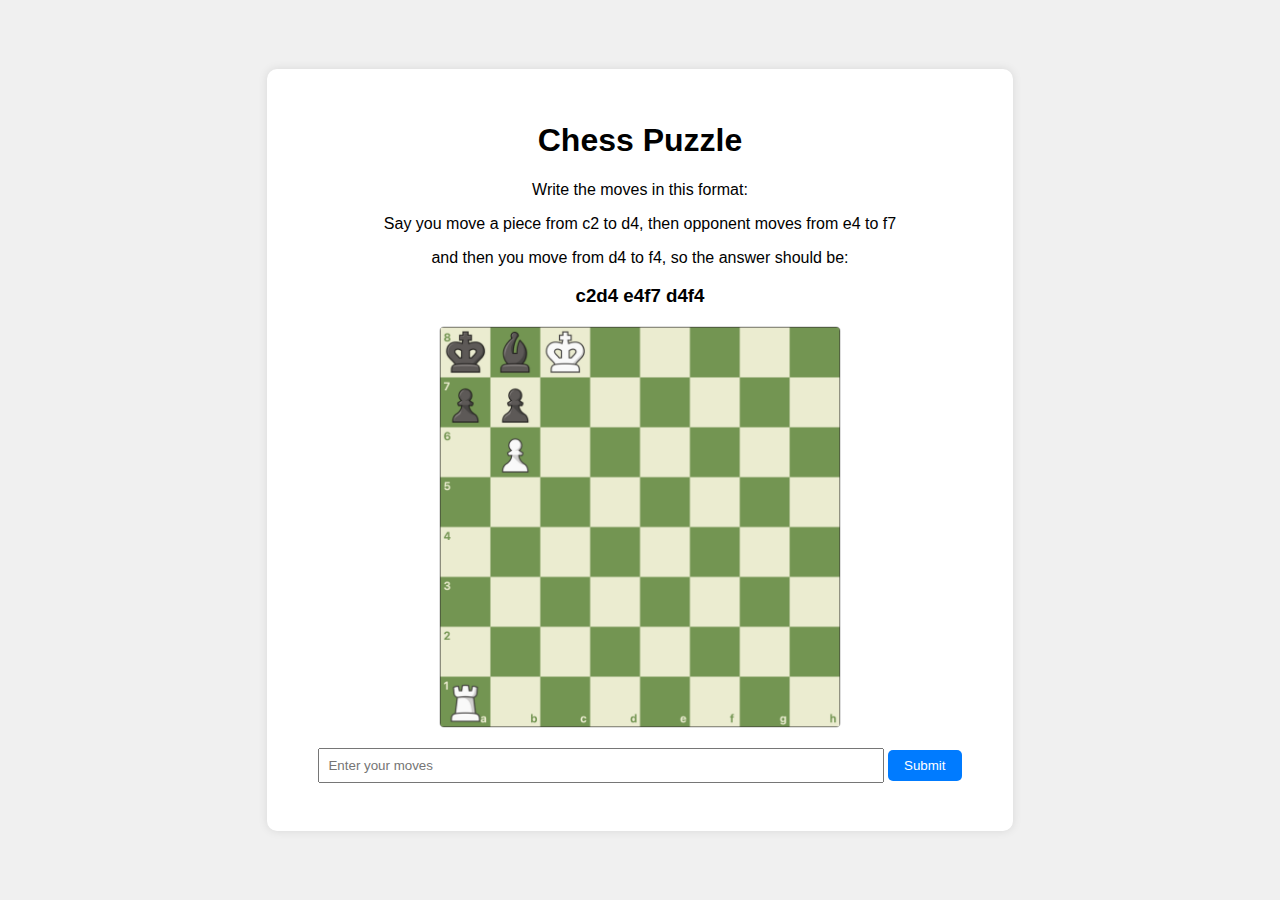
<file: index.html>
<!DOCTYPE html>
<html lang="en">
<head>
    <meta charset="UTF-8">
    <meta name="viewport" content="width=device-width, initial-scale=1.0">
    <title>Puzzle 1 - Chess</title>
    <link rel="stylesheet" href="css/style.css">
</head>
<body>
    <div class="container">
        <h1>Chess Puzzle</h1>
        <p>
            <p>
                Write the moves in this format: 
            </p>
            <p>
                Say you move a piece from c2 to d4, then opponent moves from e4 to f7
            </p>
            <p>
                and then you move from d4 to f4, so the answer should be: 
            </p>
            <p>
                <h3>c2d4 e4f7 d4f4</h3> 
            </p>
        </p>
        <img src="chess_test.png" alt="Chess Puzzle" class="puzzle-image">
        <input type="text" id="chess-answer" placeholder="Enter your moves">
        <button id="submit-chess">Submit</button>
    </div>
    <script src="js/main.js"></script>
</body>
</html>
</file>
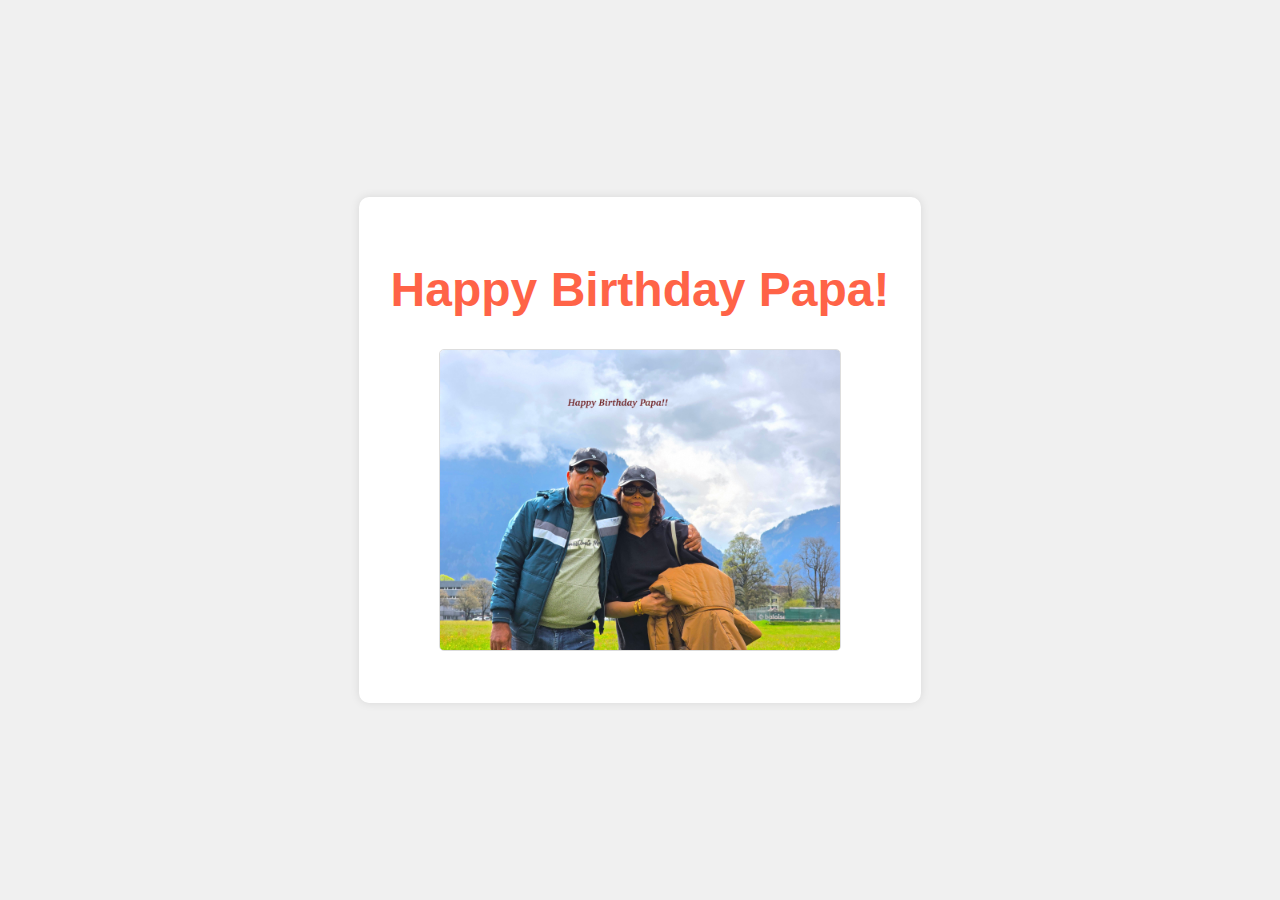
<file: final.html>
<!DOCTYPE html>
<html lang="en">
<head>
    <meta charset="UTF-8">
    <meta name="viewport" content="width=device-width, initial-scale=1.0">
    <title>Happy Birthday!</title>
    <link rel="stylesheet" href="css/style.css">
    <style>
        .birthday-message {
            font-size: 3rem;
            font-weight: bold;
            color: #ff6347;
            animation: fadeIn 2s ease-in-out;
        }

        @keyframes fadeIn {
            0% { opacity: 0; transform: scale(0.5); }
            100% { opacity: 1; transform: scale(1); }
        }
    </style>
</head>
<body>
    <div class="container">
        <h1 class="birthday-message">Happy Birthday Papa!</h1>
        <img src="family.jpg" alt="Family Photo" class="puzzle-image">
    </div>
</body>
</html>
</file>
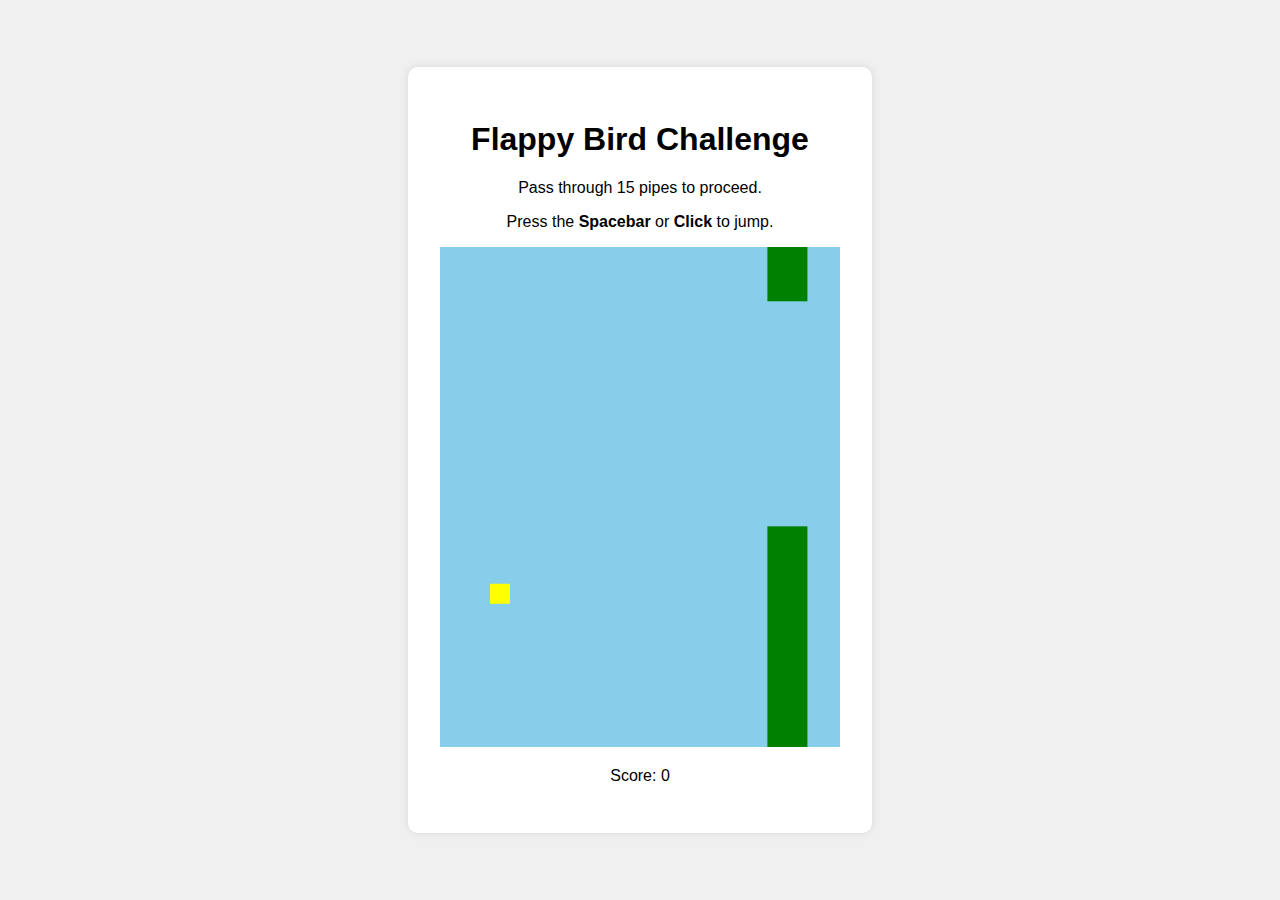
<file: flappy.html>
<!DOCTYPE html>
<html lang="en">
<head>
    <meta charset="UTF-8">
    <meta name="viewport" content="width=device-width, initial-scale=1.0">
    <title>Puzzle 2 - Flappy Bird</title>
    <link rel="stylesheet" href="css/style.css">
</head>
<body>
    <div class="container">
        <h1>Flappy Bird Challenge</h1>
        <p>Pass through 15 pipes to proceed.</p>
        <p>Press the <strong>Spacebar</strong> or <strong>Click</strong> to jump.</p>
        <canvas id="flappy-game" width="400" height="500" style="background-color: #87CEEB;"></canvas>
        <p>Score: <span id="score">0</span></p>
        <button id="next-puzzle-2" style="display: none;">Next</button>
    </div>
    <script src="js/flappy.js"></script>
    <script src="js/main.js"></script>
</body>
</html>
</file>
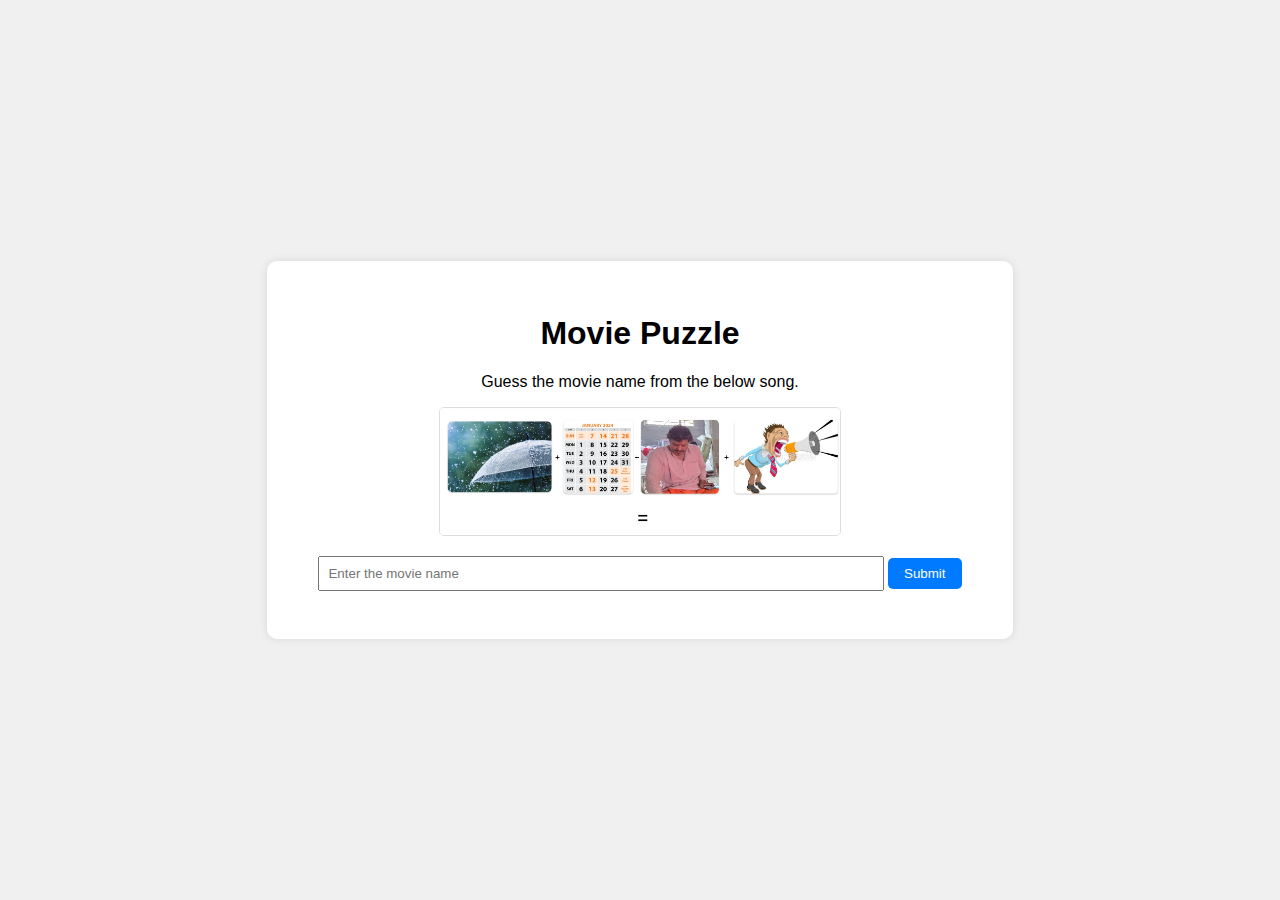
<file: movie.html>
<!DOCTYPE html>
<html lang="en">
<head>
    <meta charset="UTF-8">
    <meta name="viewport" content="width=device-width, initial-scale=1.0">
    <title>Puzzle 4 - Movie</title>
    <link rel="stylesheet" href="css/style.css">
</head>
<body>
    <div class="container">
        <h1>Movie Puzzle</h1>
        <p>Guess the movie name from the below song.</p>
        <img src="movie.png" alt="Movie Puzzle" class="puzzle-image">
        <input type="text" id="movie-answer" placeholder="Enter the movie name">
        <button id="submit-movie">Submit</button>
    </div>
    <script src="js/main.js"></script>
</body>
</html>
</file>
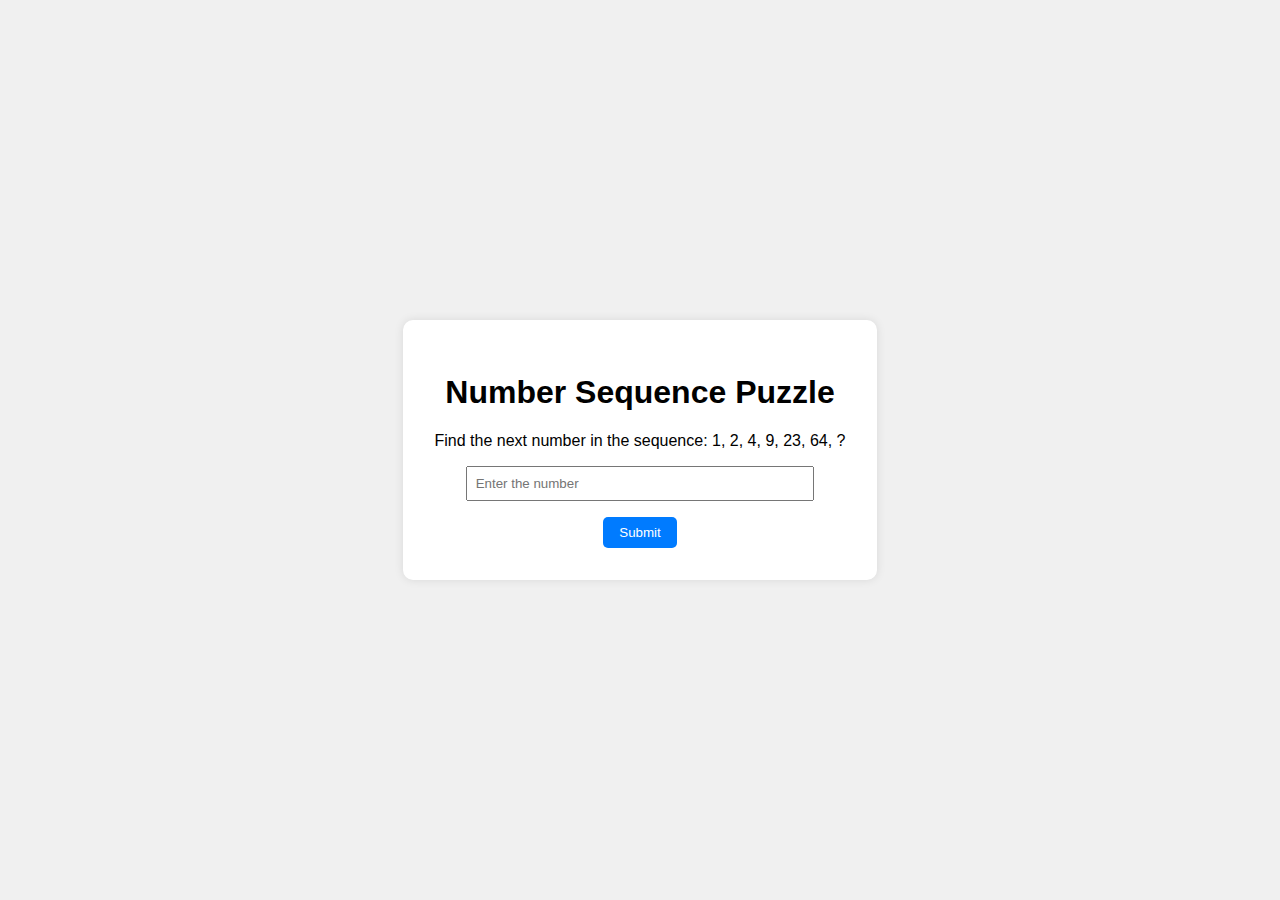
<file: sequence.html>
<!DOCTYPE html>
<html lang="en">
<head>
    <meta charset="UTF-8">
    <meta name="viewport" content="width=device-width, initial-scale=1.0">
    <title>Puzzle 3 - Sequence</title>
    <link rel="stylesheet" href="css/style.css">
</head>
<body>
    <div class="container">
        <h1>Number Sequence Puzzle</h1>
        <p>Find the next number in the sequence: 1, 2, 4, 9, 23, 64, ?</p>
        <input type="text" id="sequence-answer" placeholder="Enter the number">
        <button id="submit-sequence">Submit</button>
    </div>
    <script src="js/main.js"></script>
</body>
</html>
</file>
<file: css/style.css>
body {
    font-family: sans-serif;
    display: flex;
    justify-content: center;
    align-items: center;
    height: 100vh;
    margin: 0;
    background-color: #f0f0f0;
}

.container {
    text-align: center;
    background-color: white;
    padding: 2rem;
    border-radius: 10px;
    box-shadow: 0 0 10px rgba(0, 0, 0, 0.1);
}

img {
    max-width: 100%;
    height: auto;
    margin-bottom: 1rem;
}

.puzzle-image {
    max-width: 400px;
    width: 100%;
    border: 1px solid #ddd;
    border-radius: 5px;
}

input {
    padding: 0.5rem;
    width: 80%;
    margin-bottom: 1rem;
}

button {
    padding: 0.5rem 1rem;
    border: none;
    background-color: #007bff;
    color: white;
    border-radius: 5px;
    cursor: pointer;
}

button:hover {
    background-color: #0056b3;
}
</file>
